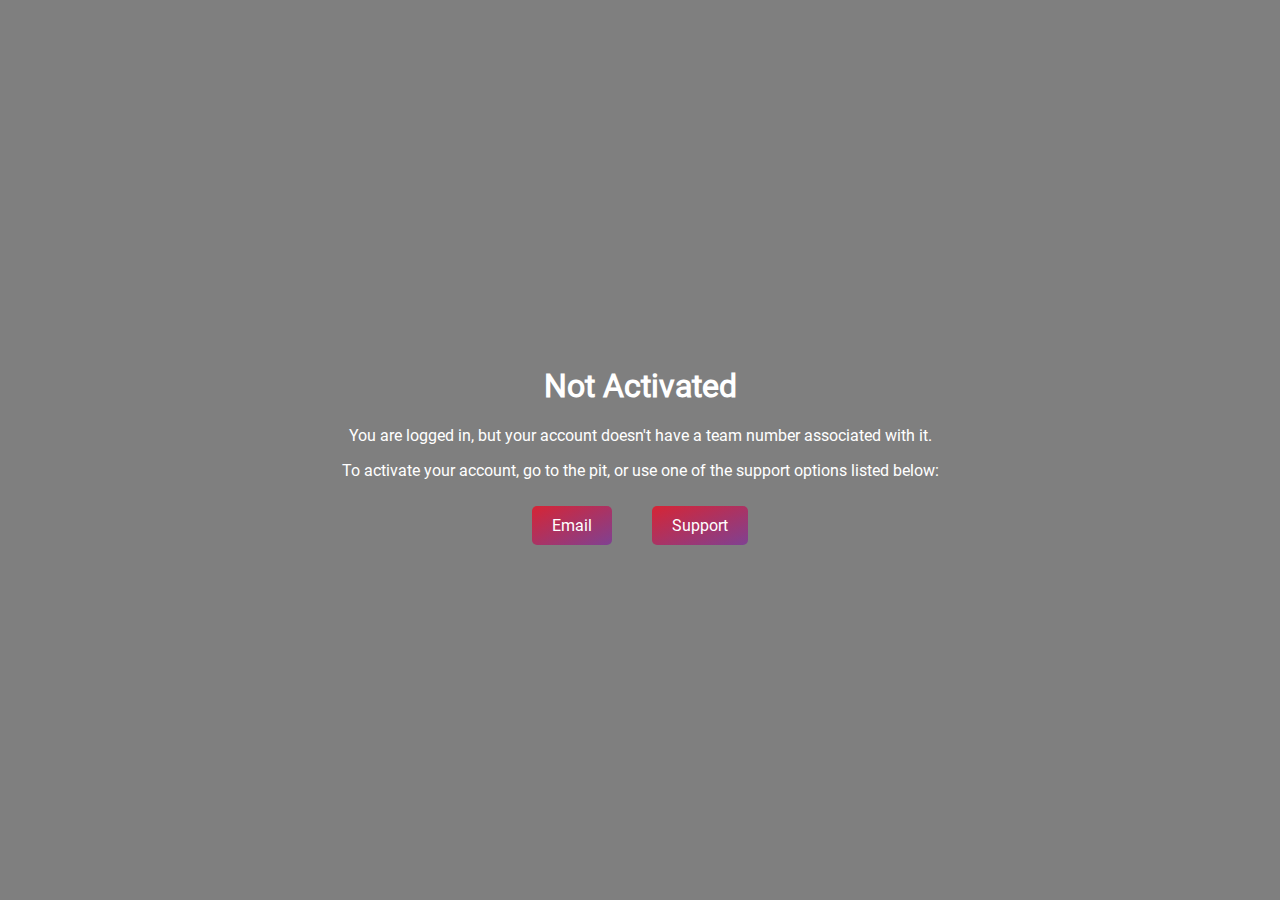
<file: activate/index.html>
<!DOCTYPE html>
<html lang="en">
<head>
    <meta charset="UTF-8">
    <meta name="viewport" content="width=device-width, initial-scale=1.0, user-scalable=no">
    <title>Not Activated</title>
    <style>
        @font-face {
            font-family: 'Roboto';
            src: url('../fonts/roboto/Roboto-Regular.ttf') format('truetype');
        }
        body {
            margin: 0;
            padding: 0;
            display: flex;
            justify-content: center;
            align-items: center;
            height: 100vh;
            overflow: hidden;
            background-size: cover;
            color: white;
            text-align: center;
            font-family: 'Roboto', sans-serif;
        }
        .overlay {
            position: absolute;
            top: 0;
            left: 0;
            width: 100%;
            height: 100%;
            background: rgba(0, 0, 0, 0.5);
            z-index: 1;
        }
        .content {
            position: relative;
            z-index: 2;
        }
        .button {
            background: linear-gradient(to bottom right, #d62535, #7f4192);
            border: none;
            color: white;
            padding: 10px 20px;
            text-align: center;
            text-decoration: none;
            display: inline-block;
            font-size: 16px;
            margin: 10px;
            cursor: pointer;
            border-radius: 5px;
        }
        .button-row {
            display: flex;
            justify-content: center;
            gap: 20px;
        }
    </style>
    <script>
        function trackInsight(data) {
            const headers = new Headers({
                'X-Action-Message': data.message,
                'X-Metadata': JSON.stringify(data.metadata || {})
            });

            return fetch('../insight/', {
                method: 'GET',
                headers: headers,
                referrer: window.location.origin + data.trace
            }).catch(error => console.error('Error tracking insight:', error));
        }

        document.addEventListener('DOMContentLoaded', function() {
            const randomNumber = Math.floor(Math.random() * 120) + 1;
            document.body.style.backgroundImage = `url('https://cirruscdn.com/static/background/${randomNumber}.jpg')`;

            trackInsight({
                message: 'Activation page viewed',
                trace: '/workspaces/WikiScout/activate/index.php'
            });

            fetch('info.php')
                .then(response => response.json())
                .then(data => {
                    document.getElementById('teamName').textContent = data.teamName;
                    document.getElementById('emailAddress').href = `mailto:${data.emailAddress}`;
                    document.getElementById('supportUrl').href = data.supportUrl;
                    
                    // Add click tracking for support links
                    document.getElementById('emailAddress').addEventListener('click', () => {
                        trackInsight({
                            message: 'Support email clicked',
                            trace: '/workspaces/WikiScout/activate/index.php',
                            metadata: { type: 'email' }
                        });
                    });
                    
                    document.getElementById('supportUrl').addEventListener('click', () => {
                        trackInsight({
                            message: 'Support URL clicked',
                            trace: '/workspaces/WikiScout/activate/index.php',
                            metadata: { type: 'website' }
                        });
                    });
                });
        });
    </script>
</head>
<body>
    <div class="overlay"></div>
    <div class="content">
        <h1>Not Activated</h1>
        <p>You are logged in, but your account doesn't have a team number associated with it.</p>
        <p>To activate your account, go to the <span id="teamName"></span> pit, or use one of the support options listed below:</p>
        <div class="button-row">
            <a id="emailAddress" class="button" target="_blank">Email</a>
            <a id="supportUrl" class="button" target="_blank">Support</a>
        </div>
    </div>
</body>
</html>
</file>
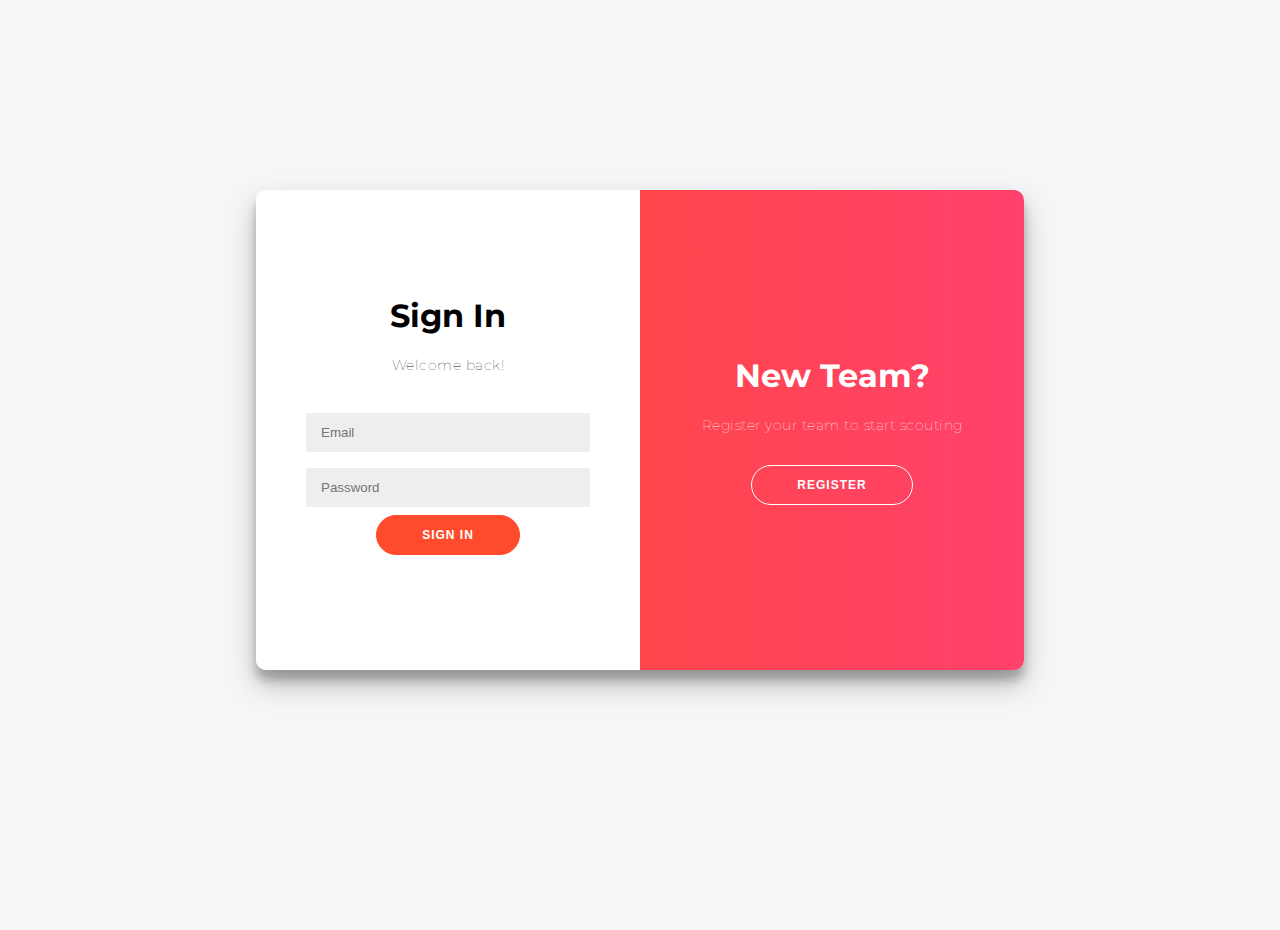
<file: login/index.html>
<!DOCTYPE html>
<html lang="en">
<head>
  <meta charset="UTF-8">
  <title>WikiScout - Login</title>
  <link rel='stylesheet' href='https://cdnjs.cloudflare.com/ajax/libs/font-awesome/5.14.0/css/all.min.css'>
  <style>
    @import url('https://fonts.googleapis.com/css?family=Montserrat:400,800');

    * {
      box-sizing: border-box;
    }

    body {
      background: #f6f5f7;
      display: flex;
      justify-content: center;
      align-items: center;
      flex-direction: column;
      font-family: 'Montserrat', sans-serif;
      height: 100vh;
      margin: -20px 0 50px;
    }
    
    html, body {
      overflow: hidden;
    }

    h1 {
      font-weight: bold;
      margin: 0;
    }

    h2 {
      text-align: center;
    }

    p {
      font-size: 14px;
      font-weight: 100;
      line-height: 20px;
      letter-spacing: 0.5px;
      margin: 20px 0 30px;
    }

    span {
      font-size: 12px;
    }

    a {
      color: #333;
      font-size: 14px;
      text-decoration: none;
      margin: 15px 0;
    }

    button {
      border-radius: 20px;
      border: 1px solid #FF4B2B;
      background-color: #FF4B2B;
      color: #FFFFFF;
      font-size: 12px;
      font-weight: bold;
      padding: 12px 45px;
      letter-spacing: 1px;
      text-transform: uppercase;
      transition: transform 80ms ease-in;
    }

    button:active {
      transform: scale(0.95);
    }

    button:focus {
      outline: none;
    }

    button.ghost {
      background-color: transparent;
      border-color: #FFFFFF;
    }

    form {
      background-color: #FFFFFF;
      display: flex;
      align-items: center;
      justify-content: center;
      flex-direction: column;
      padding: 0 50px;
      height: 100%;
      text-align: center;
    }

    input {
      background-color: #eee;
      border: none;
      padding: 12px 15px;
      margin: 8px 0;
      width: 100%;
    }

    .name-container {
      display: flex;
      justify-content: space-between;
      width: 100%;
    }

    .name-container input {
      width: 48%;
    }

    .container {
      background-color: #fff;
      border-radius: 10px;
      box-shadow: 0 14px 28px rgba(0,0,0,0.25), 
        0 10px 10px rgba(0,0,0,0.22);
      position: relative;
      overflow: hidden;
      width: 768px;
      max-width: 100%;
      min-height: 480px;
    }

    .form-container {
      position: absolute;
      top: 0;
      height: 100%;
      transition: all 0.6s ease-in-out;
    }

    .sign-in-container {
      left: 0;
      width: 50%;
      z-index: 2;
    }

    .container.right-panel-active .sign-in-container {
      transform: translateX(100%);
    }

    .sign-up-container {
      left: 0;
      width: 50%;
      opacity: 0;
      z-index: 1;
    }

    .container.right-panel-active .sign-up-container {
      transform: translateX(100%);
      opacity: 1;
      z-index: 5;
      animation: show 0.6s;
    }

    @keyframes show {
      0%, 49.99% {
        opacity: 0;
        z-index: 1;
      }
      
      50%, 100% {
        opacity: 1;
        z-index: 5;
      }
    }

    .overlay-container {
      position: absolute;
      top: 0;
      left: 50%;
      width: 50%;
      height: 100%;
      overflow: hidden;
      transition: transform 0.6s ease-in-out;
      z-index: 100;
    }

    .container.right-panel-active .overlay-container{
      transform: translateX(-100%);
    }

    .overlay {
      background: #FF416C;
      background: -webkit-linear-gradient(to right, #FF4B2B, #FF416C);
      background: linear-gradient(to right, #FF4B2B, #FF416C);
      background-repeat: no-repeat;
      background-size: cover;
      background-position: 0 0;
      color: #FFFFFF;
      position: relative;
      left: -100%;
      height: 100%;
      width: 200%;
      transform: translateX(0);
      transition: transform 0.6s ease-in-out;
    }

    .container.right-panel-active .overlay {
      transform: translateX(50%);
    }

    .overlay-panel {
      position: absolute;
      display: flex;
      align-items: center;
      justify-content: center;
      flex-direction: column;
      padding: 0 40px;
      text-align: center;
      top: 0;
      height: 100%;
      width: 50%;
      transform: translateX(0);
      transition: transform 0.6s ease-in-out;
    }

    .overlay-left {
      transform: translateX(-20%);
    }

    .container.right-panel-active .overlay-left {
      transform: translateX(0);
    }

    .overlay-right {
      right: 0;
      transform: translateX(0);
    }

    .container.right-panel-active .overlay-right {
      transform: translateX(20%);
    }

    .error-message {
      color: red;
      margin-top: 10px;
    }

    footer {
      background-color: #222;
      color: #fff;
      font-size: 14px;
      bottom: 0;
      position: fixed;
      left: 0;
      right: 0;
      text-align: center;
      z-index: 999;
    }

    footer p {
      margin: 10px 0;
    }

    footer i {
      color: red;
    }

    footer a {
      color: #3c97bf;
      text-decoration: none;
    }
  </style>
</head>
<body>
<div class="container" id="container">
    <div class="form-container sign-up-container">
        <!-- Registration Form -->
        <form action="auth/" method="POST" onsubmit="return validateForm(this, true)">
            <h1>Create Account</h1>
            <p>Enter your details to get started</p>
            <div class="name-container">
                <input type="text" name="first" placeholder="First Name" required />
                <input type="text" name="last" placeholder="Last Name" required />
            </div>
            <input type="email" name="email" placeholder="Email" required />
            <input type="password" name="password" placeholder="Password" maxlength="64" required />
            <input type="password" name="confirm_password" placeholder="Confirm Password" maxlength="64" required />
            <button type="submit">Register</button>
            <div id="register-error" class="error-message"></div>
        </form>
    </div>
    <div class="form-container sign-in-container">
        <!-- Login Form -->
        <form action="auth/" method="POST" onsubmit="return validateForm(this, false)">
            <h1>Sign In</h1>
            <p>Welcome back!</p>
            <input type="email" name="email" placeholder="Email" required />
            <input type="password" name="password" placeholder="Password" maxlength="64" required />
            <button type="submit">Sign In</button>
            <div id="login-error" class="error-message"></div>
        </form>
    </div>
    <div class="overlay-container">
        <div class="overlay">
            <div class="overlay-panel overlay-left">
                <h1>Welcome Back!</h1>
                <p>Sign in with your team credentials to continue scouting</p>
                <button class="ghost" id="signIn">Sign In</button>
            </div>
            <div class="overlay-panel overlay-right">
                <h1>New Team?</h1>
                <p>Register your team to start scouting</p>
                <button class="ghost" id="signUp">Register</button>
            </div>
        </div>
    </div>
</div>

<script>
const signUpButton = document.getElementById('signUp');
const signInButton = document.getElementById('signIn');
const container = document.getElementById('container');

signUpButton.addEventListener('click', () => {
    container.classList.add("right-panel-active");
});

signInButton.addEventListener('click', () => {
    container.classList.remove("right-panel-active");
});

function validateForm(form, isRegistration) {
    const errorDiv = isRegistration ? 
        document.getElementById('register-error') : 
        document.getElementById('login-error');
    
    // Clear previous errors
    errorDiv.textContent = '';
    
    // Validate email
    const email = form.email.value;
    if (!/^[^\s@]+@[^\s@]+\.[^\s@]+$/.test(email)) {
        errorDiv.textContent = 'Please enter a valid email address';
        return false;
    }
    
    if (isRegistration) {
        // Registration validation
        const password = form.password.value;
        const confirmPassword = form.confirm_password.value;
        
        if (password !== confirmPassword) {
            errorDiv.textContent = 'Passwords do not match';
            return false;
        }
        
        if (password.length < 8) {
            errorDiv.textContent = 'Password must be at least 8 characters';
            return false;
        }
    }
    
    return true;
}

// Check for existing session on page load
window.addEventListener('load', () => {
    const token = document.cookie.split('; ')
        .find(row => row.startsWith('auth='))
        ?.split('=')[1];
    
    if (token) {
        fetch('auth/token/', {
            headers: { 'Authorization': `Bearer ${token}` }
        })
        .then(response => {
            if (response.ok) {
                window.location.href = '../dashboard/';
            }
        })
        .catch(error => console.error('Auth check failed:', error));
    }
});

// Handle URL parameters for error messages
const urlParams = new URLSearchParams(window.location.search);
const errorDiv = document.getElementById('login-error');

switch(urlParams.get('auth')) {
    case 'failed':
        errorDiv.textContent = 'Invalid team number or password';
        break;
    case 'exists':
        document.getElementById('register-error').textContent = 'Team already registered';
        container.classList.add("right-panel-active");
        break;
    case 'expired':
        errorDiv.textContent = 'Session expired, please login again';
        break;
}
</script>
</body>
</html>
</file>
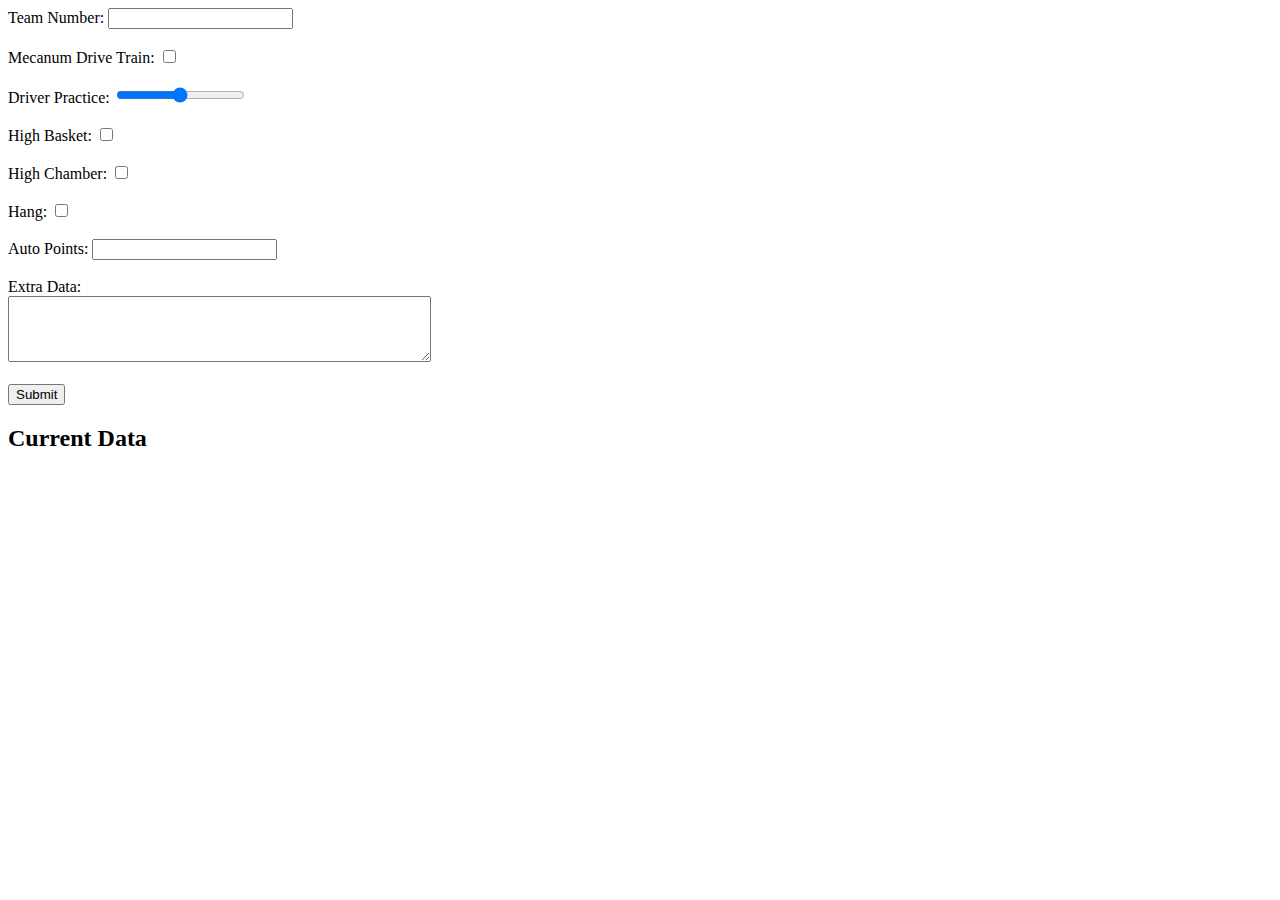
<file: scout/index.html>
<!DOCTYPE html>
<html lang="en">
<head>
    <meta charset="UTF-8">
    <meta name="viewport" content="width=device-width, initial-scale=1.0">
    <title>Scout Data Submission</title>
    <meta http-equiv="Cache-Control" content="no-cache, no-store, must-revalidate">
    <meta http-equiv="Pragma" content="no-cache">
    <meta http-equiv="Expires" content="0">
</head>
<body>
    <form id="scoutForm">
        <label for="team_number">Team Number:</label>
        <input type="text" id="team_number" name="team_number" required><br><br>

        <input type="hidden" id="event_id" name="event_id" value="USMNSAQ1">

        <label for="drive_train">Mecanum Drive Train:</label>
        <input type="checkbox" id="drive_train" name="drive_train"><br><br>

        <label for="driver_practice">Driver Practice:</label>
        <input type="range" id="driver_practice" name="driver_practice" min="0" max="2"><br><br>

        <label for="high_basket">High Basket:</label>
        <input type="checkbox" id="high_basket" name="high_basket"><br><br>

        <label for="high_chamber">High Chamber:</label>
        <input type="checkbox" id="high_chamber" name="high_chamber"><br><br>

        <label for="hang">Hang:</label>
        <input type="checkbox" id="hang" name="hang"><br><br>

        <label for="autopoints">Auto Points:</label>
        <input type="number" id="autopoints" name="autopoints"><br><br>

        <label for="extra_data">Extra Data:</label><br>
        <textarea id="extra_data" name="extra_data" rows="4" cols="50"></textarea><br><br>

        <button type="submit">Submit</button>
    </form>

    <h2>Current Data</h2>
    <pre id="dataTable"></pre>

    <script>
        document.getElementById('scoutForm').addEventListener('submit', function(event) {
            event.preventDefault();

            const formData = new FormData(this);
            const data = new URLSearchParams();
            const answers = [
                formData.get('drive_train') ? 'true' : 'false',
                formData.get('driver_practice'),
                formData.get('high_basket') ? 'true' : 'false',
                formData.get('high_chamber') ? 'true' : 'false',
                formData.get('hang') ? 'true' : 'false',
                formData.get('autopoints'),
                formData.get('extra_data')
            ].join('|');

            data.append('team_number', formData.get('team_number'));
            data.append('event_id', formData.get('event_id'));
            data.append('data', answers);

            fetch('./add/', {
                method: 'POST',
                body: data,
                headers: {
                    'Content-Type': 'application/x-www-form-urlencoded'
                }
            })
            .then(response => {
                if (response.ok) {
                    window.location.reload();
                } else {
                    return response.json().then(error => {
                        alert('Error: ' + error.error);
                    });
                }
            })
            .catch(error => {
                alert('Error: ' + error.message);
            });
        });

        function loadData() {
            fetch('./view/?event_id=USMNSAQ1')
                .then(response => response.json())
                .then(data => {
                    document.getElementById('dataTable').textContent = data.table;
                })
                .catch(error => {
                    console.error('Error fetching data:', error);
                });
        }

        window.onload = loadData;
    </script>
</body>
</html>
</file>
